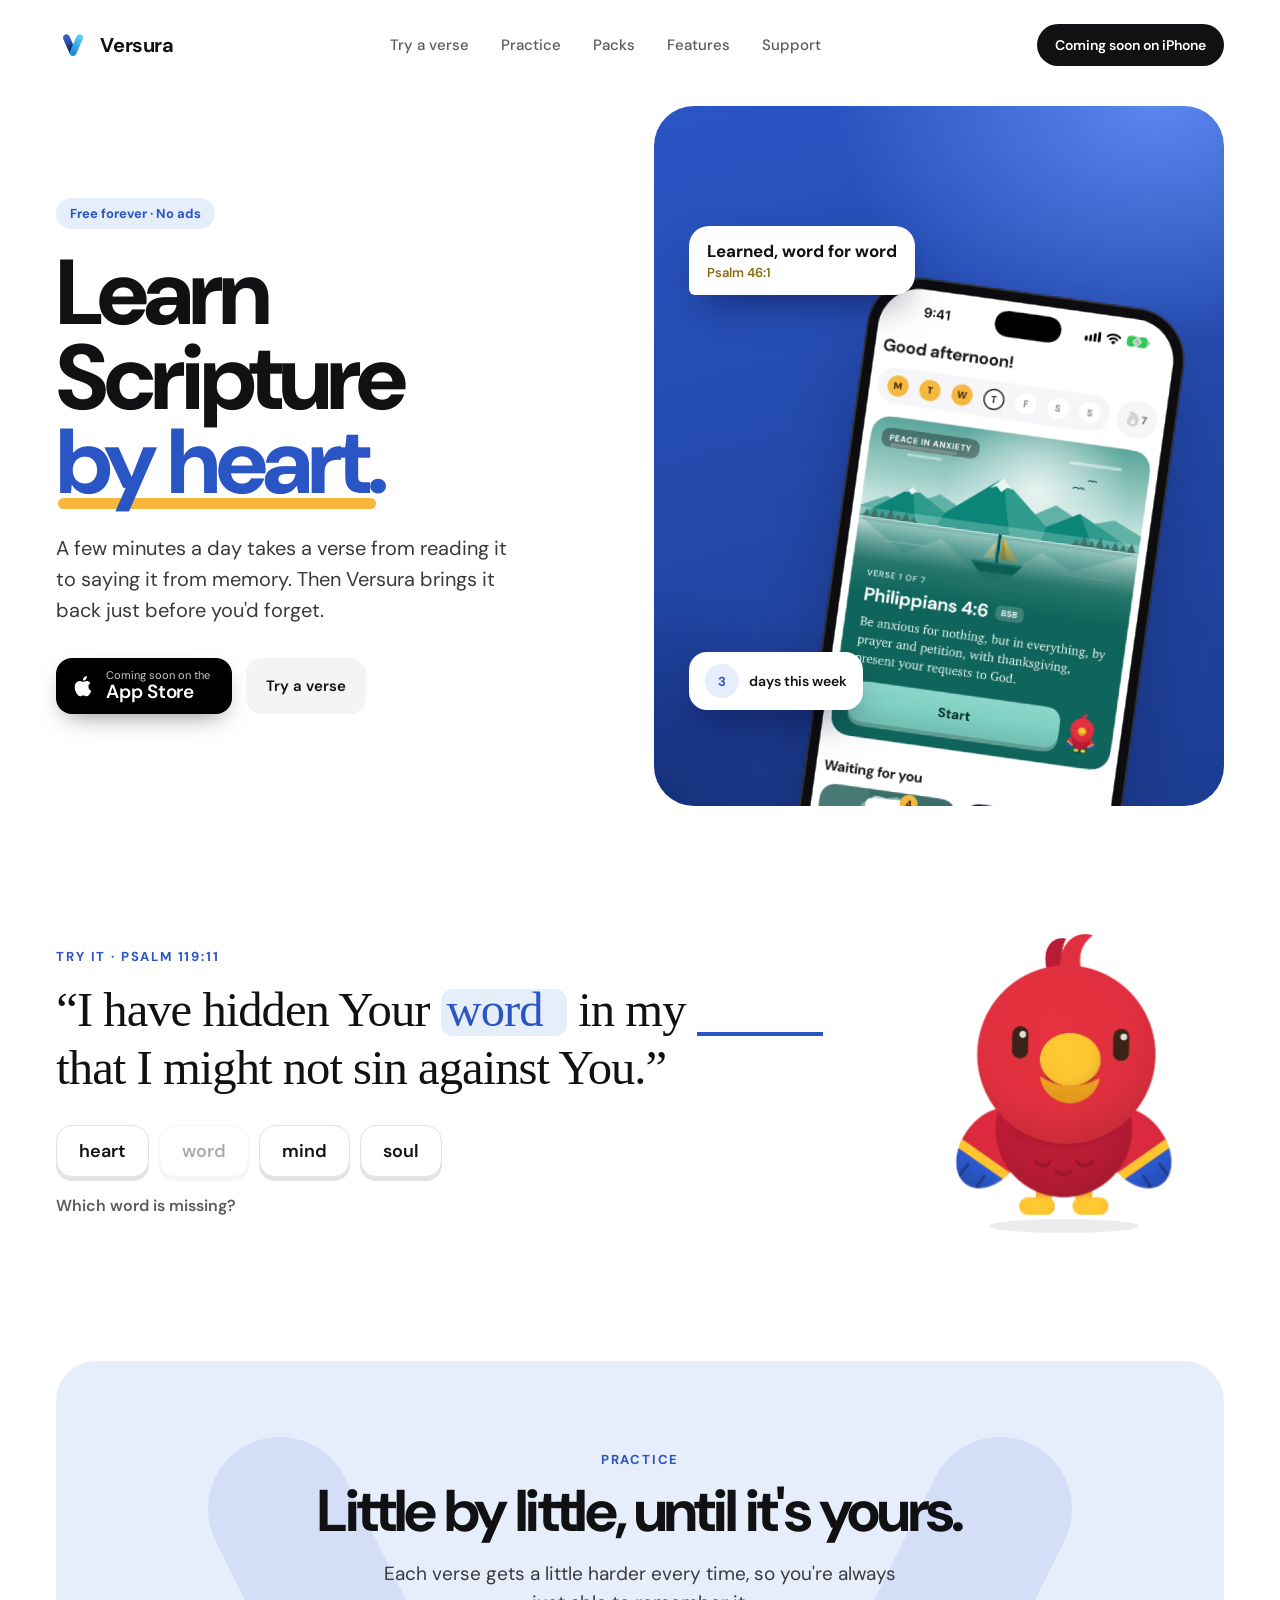
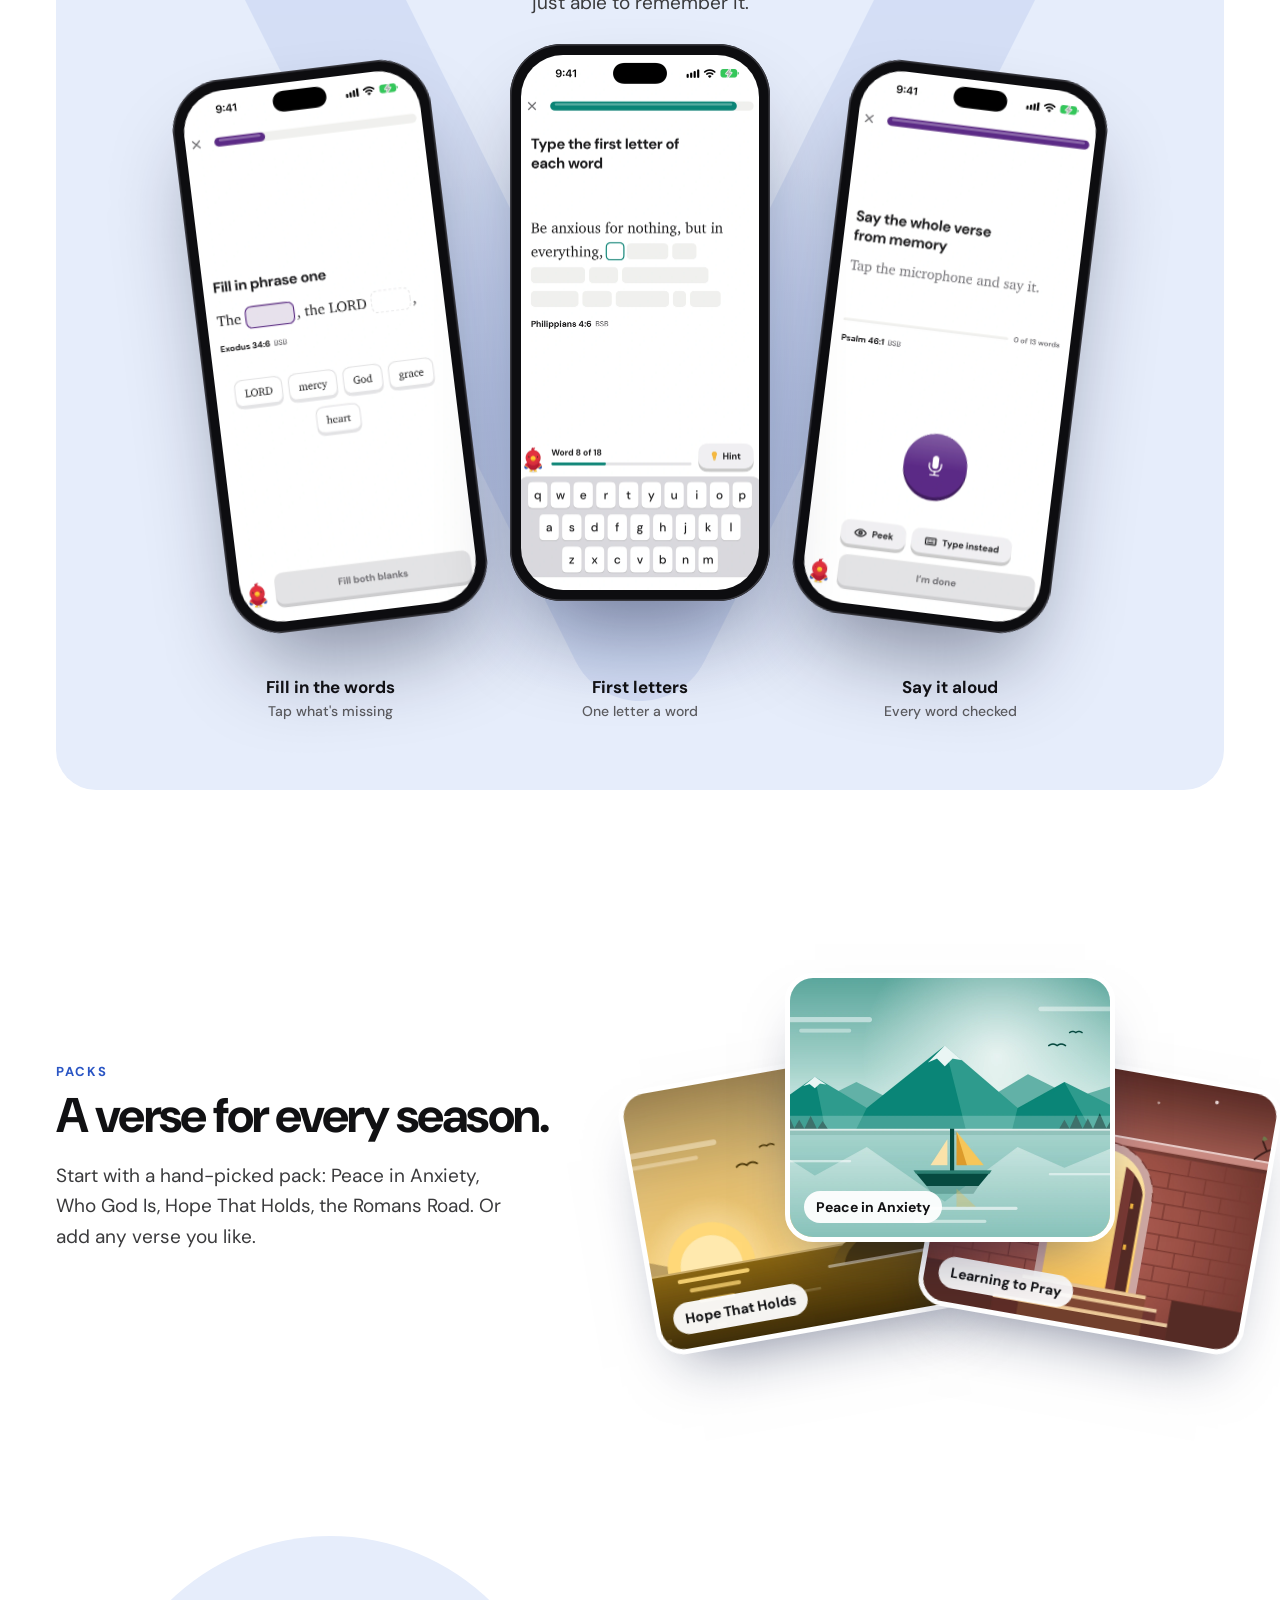
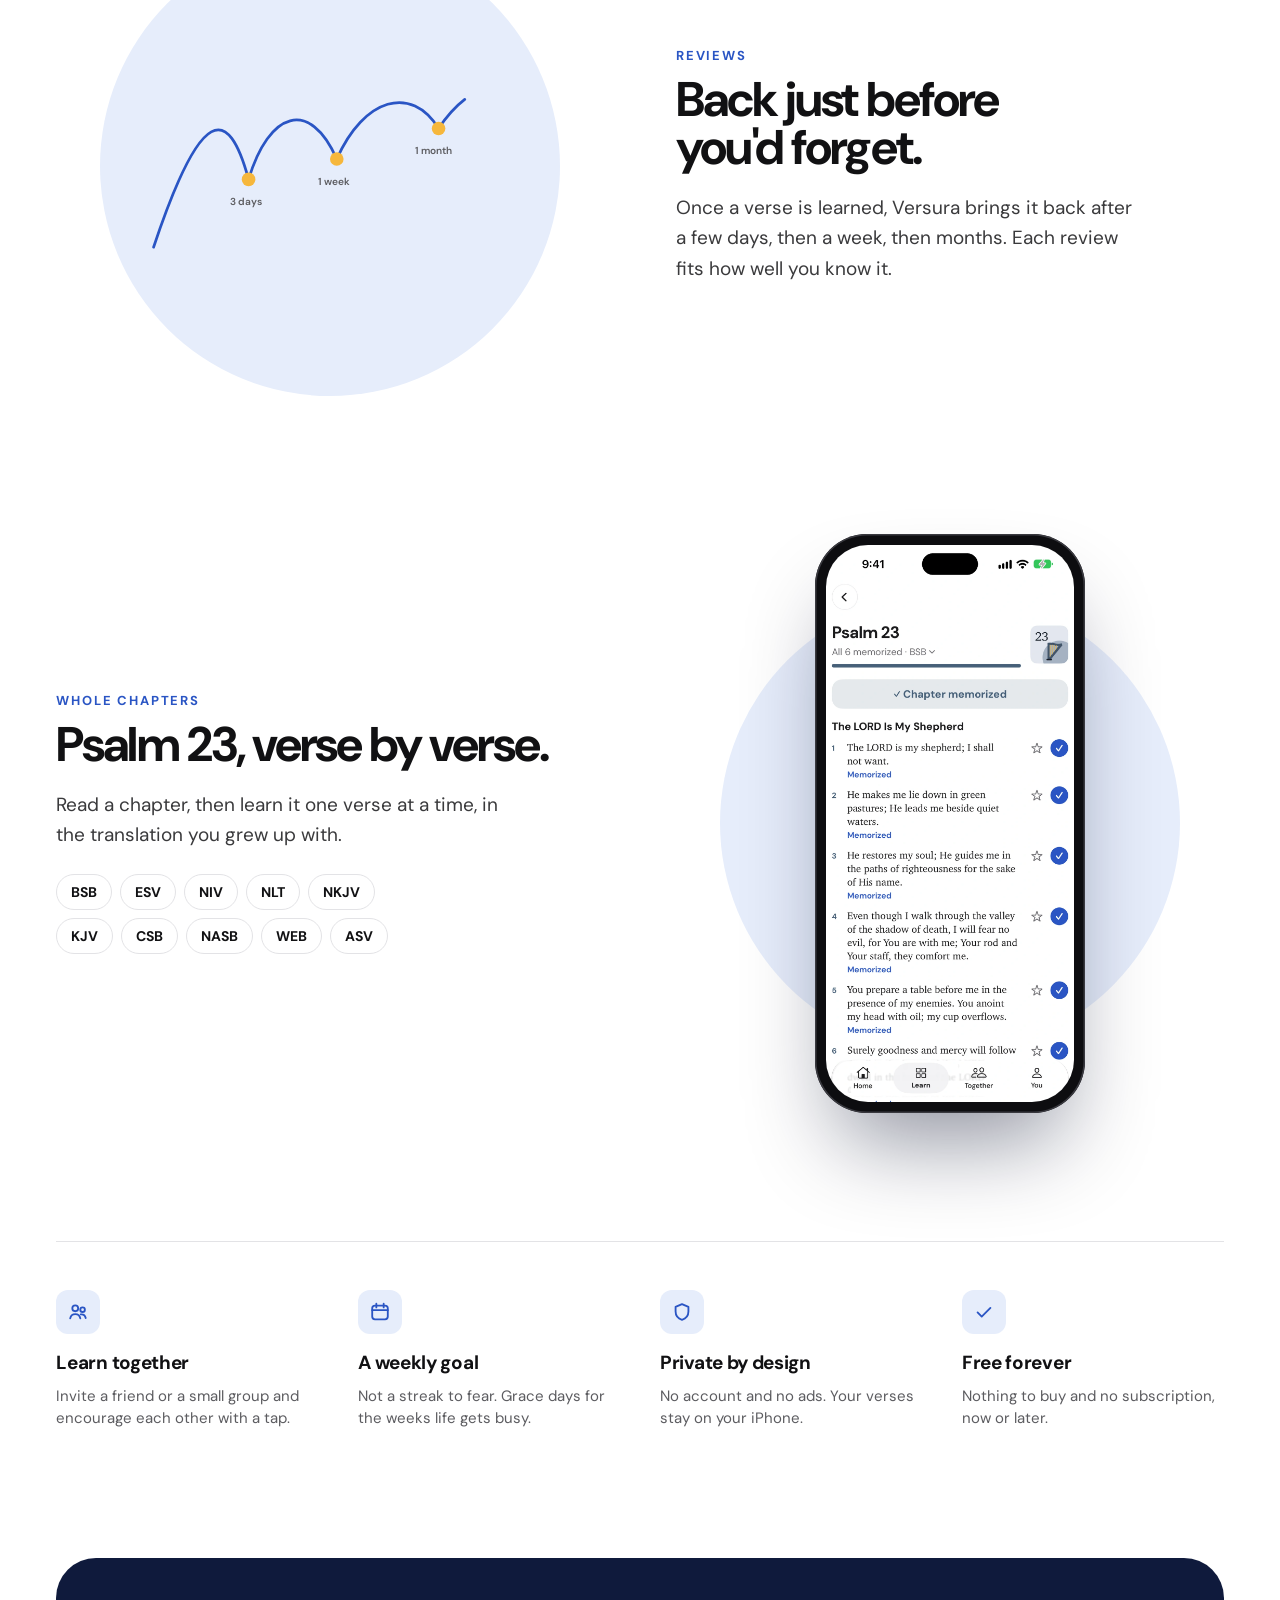
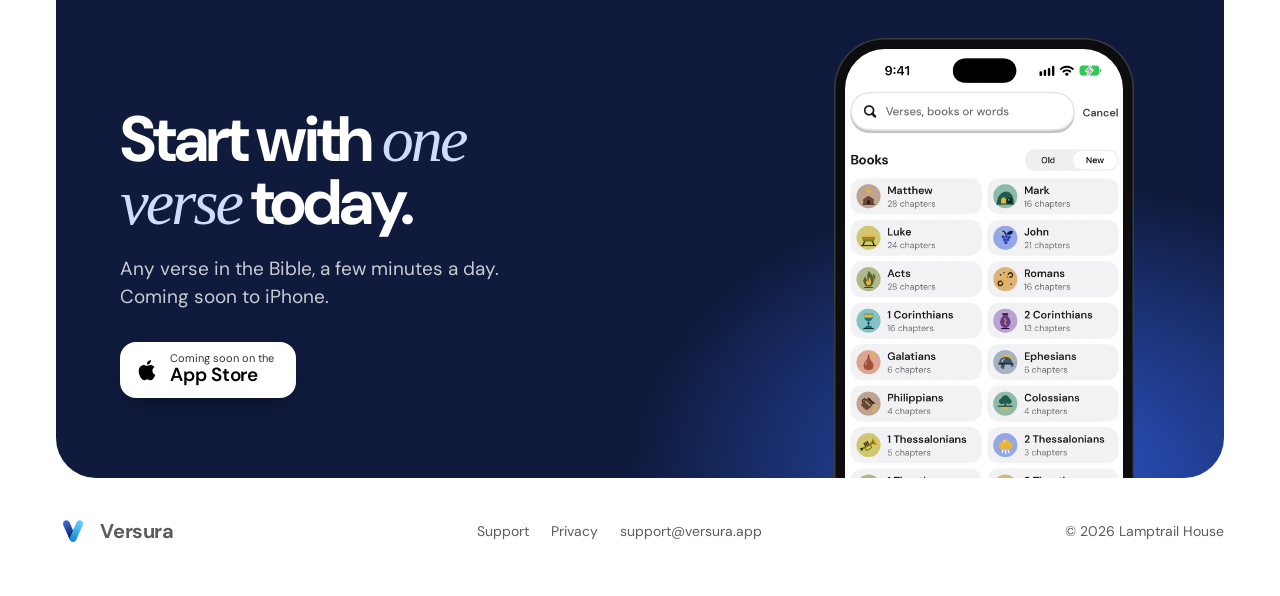
<file: index.html>
<!doctype html>
<html lang="en">
<head>
<meta charset="utf-8">
<meta name="viewport" content="width=device-width, initial-scale=1">
<meta name="color-scheme" content="light only">
<title>Versura · Learn Scripture by heart</title>
<meta name="description" content="Versura helps you learn Bible verses by heart, a few minutes a day, with reviews that come back just before you'd forget. Free forever, with no ads. Coming soon to iPhone.">
<link rel="icon" href="/assets/icon.png?v=2">
<link rel="apple-touch-icon" href="/assets/icon.png?v=2">
<link rel="preload" href="/assets/DMSans.ttf" as="font" type="font/ttf" crossorigin>
<link rel="stylesheet" href="/assets/style.css?v=7">
<meta property="og:type" content="website">
<meta property="og:site_name" content="Versura">
<meta property="og:title" content="Versura · Learn Scripture by heart">
<meta property="og:description" content="Learn Bible verses by heart, a few minutes a day. Free forever, with no ads. Coming soon to iPhone.">
<meta property="og:url" content="https://versura.app/">
<meta property="og:image" content="https://versura.app/assets/og.png">
<meta property="og:image:width" content="1200">
<meta property="og:image:height" content="630">
<meta name="twitter:card" content="summary_large_image">
<script src="/assets/home.js?v=1" defer></script>
</head>
<body>
<div class="vd">
  <nav class="pad" aria-label="Main">
    <a class="brand" href="/"><img src="/assets/icon.png?v=2" alt="">Versura</a>
    <div class="links"><a href="#try">Try a verse</a><a href="#practice">Practice</a><a href="#packs">Packs</a><a href="#features">Features</a><a href="/support/">Support</a></div>
    <span class="pill">Coming soon on iPhone</span>
  </nav>

  <main>
  <section class="hero pad">
    <div>
      <span class="tag in d1">Free forever · No ads</span>
      <h1 class="in d2">Learn Scripture <span class="u">by heart.</span></h1>
      <p class="lead in d3">A few minutes a day takes a verse from reading it to saying it from memory. Then Versura brings it back just before you'd forget.</p>
      <div class="ctas in d4">
        <span class="appstore" role="img" aria-label="Coming soon on the App Store"><svg viewBox="0 0 24 24" aria-hidden="true"><path d="M16.4 12.6c0-2.4 2-3.6 2.1-3.7-1.2-1.7-3-1.9-3.6-2-1.5-.2-3 .9-3.8.9-.8 0-2-.9-3.3-.8-1.7 0-3.3 1-4.2 2.5-1.8 3.1-.5 7.7 1.3 10.2.9 1.2 1.9 2.6 3.2 2.6 1.3-.1 1.8-.8 3.3-.8 1.6 0 2 .8 3.3.8 1.4 0 2.3-1.3 3.1-2.5 1-1.4 1.4-2.8 1.4-2.9 0 0-2.8-1-2.8-4.3zM13.9 5.2c.7-.8 1.2-2 1-3.2-1 .1-2.2.7-2.9 1.5-.6.7-1.2 1.9-1 3.1 1.1.1 2.2-.6 2.9-1.4z"></path></svg><span><small>Coming soon on the</small><b>App Store</b></span></span>
        <a class="ghost" href="#try">Try a verse</a>
      </div>
    </div>
    <div class="stage in d2">
      <div class="slot"><div class="phone lift"><img src="/assets/screens/home.webp" width="1000" height="2146" alt="Versura Home screen with today's verse, Philippians 4:6"></div></div>
      <div class="bubble">Learned, word for word<small>Psalm 46:1</small></div>
      <div class="card2"><b>3</b>days this week</div>
    </div>
  </section>

  <div class="pad">
    <section class="try reveal" id="try">
      <div>
        <div class="label">Try it · Psalm 119:11</div>
        <p class="quote serif"><span class="ln ln1">“I have hidden Your <span class="blank on">word</span> </span><span class="ln ln2">in my <span class="blank" id="heart">heart<svg class="bz" style="--dx: -34px; --dy: -40px" viewBox="0 0 24 24" aria-hidden="true"><path d="M12 0C13 7 17 11 24 12C17 13 13 17 12 24C11 17 7 13 0 12C7 11 11 7 12 0Z"></path></svg><svg class="bz" style="--dx: 38px; --dy: -34px; animation-delay: .08s" viewBox="0 0 24 24" aria-hidden="true"><path d="M12 0C13 7 17 11 24 12C17 13 13 17 12 24C11 17 7 13 0 12C7 11 11 7 12 0Z"></path></svg><svg class="bz" style="--dx: 44px; --dy: 22px; animation-delay: .14s" viewBox="0 0 24 24" aria-hidden="true"><path d="M12 0C13 7 17 11 24 12C17 13 13 17 12 24C11 17 7 13 0 12C7 11 11 7 12 0Z"></path></svg></span> that I </span><span class="ln ln3">might not sin against You.”</span></p>
        <div class="chips" role="group" aria-label="Choose the missing word">
          <button class="chip" type="button" data-word="heart">heart</button>
          <button class="chip used" type="button" disabled>word</button>
          <button class="chip" type="button" data-word="mind">mind</button>
          <button class="chip" type="button" data-word="soul">soul</button>
        </div>
        <div class="msg" aria-live="polite"><span class="text">Which word is missing?</span><button class="again" type="button">Try again</button></div>
      </div>
      <div class="bird">
        <div class="stack">
          <img class="rest" src="/assets/parrot-rest.png?v=2" width="525" height="567" alt="Versura's parrot">
          <img class="wv1" src="/assets/parrot-wave.png?v=2" width="525" height="567" alt="">
          <img class="wv2" src="/assets/parrot-wave2.png?v=2" width="525" height="567" alt="">
          <img class="cheer" src="/assets/parrot-cheer.png" width="525" height="567" alt="">
          <svg class="b" style="--dx: -90px; --dy: -80px" viewBox="0 0 24 24" aria-hidden="true"><path d="M12 0C13 7 17 11 24 12C17 13 13 17 12 24C11 17 7 13 0 12C7 11 11 7 12 0Z"></path></svg>
          <svg class="b" style="--dx: 90px; --dy: -90px; animation-delay: .06s" viewBox="0 0 24 24" aria-hidden="true"><path d="M12 0C13 7 17 11 24 12C17 13 13 17 12 24C11 17 7 13 0 12C7 11 11 7 12 0Z"></path></svg>
          <svg class="b" style="--dx: -120px; --dy: 10px; animation-delay: .12s" viewBox="0 0 24 24" aria-hidden="true"><path d="M12 0C13 7 17 11 24 12C17 13 13 17 12 24C11 17 7 13 0 12C7 11 11 7 12 0Z"></path></svg>
          <svg class="b" style="--dx: 120px; --dy: 0px; animation-delay: .1s" viewBox="0 0 24 24" aria-hidden="true"><path d="M12 0C13 7 17 11 24 12C17 13 13 17 12 24C11 17 7 13 0 12C7 11 11 7 12 0Z"></path></svg>
        </div>
        <div class="ground"></div>
        <span class="say" aria-hidden="true">You got it!</span>
      </div>
    </section>

    <section class="ex" id="practice">
      <svg class="exv" viewBox="0 0 100 100" aria-hidden="true"><path d="M10 12 L50 92 L90 12" stroke="#2A55C4" stroke-width="16" stroke-linecap="round" stroke-linejoin="round" fill="none"></path></svg>
      
      <div class="label">Practice</div>
      <h2>Little by little, until it's yours.</h2>
      <p>Each verse gets a little harder every time, so you're always just able to remember it.</p>
      <div class="fan">
        <div class="phone p1"><img loading="lazy" decoding="async" src="/assets/screens/fill.webp" width="1000" height="2146" alt="Fill in the missing words"></div>
        <div class="phone p2"><img loading="lazy" decoding="async" src="/assets/screens/letters.webp" width="1000" height="2146" alt="Type the first letter of each word"></div>
        <div class="phone p3"><img loading="lazy" decoding="async" src="/assets/screens/recite.webp" width="1000" height="2146" alt="Say the whole verse from memory"></div>
      </div>
      <div class="caps">
        <span>Fill in the words<small>Tap what's missing</small></span>
        <span>First letters<small>One letter a word</small></span>
        <span>Say it aloud<small>Every word checked</small></span>
      </div>
    </section>

    <section class="row packs" id="packs">
      <div class="text reveal">
        <div class="label">Packs</div>
        <h2>A verse for every season.</h2>
        <p>Start with a hand-picked pack: Peace in Anxiety, Who God Is, Hope That Holds, the Romans Road. Or add any verse you like.</p>
      </div>
      <div class="deck">
        <div class="pcard c1"><img loading="lazy" decoding="async" src="/assets/packs/hope.webp" width="1280" height="1040" alt="Hope That Holds: a lighthouse at dusk"><span>Hope That Holds</span></div>
        <div class="pcard c3"><img loading="lazy" decoding="async" src="/assets/packs/prayer.webp" width="1280" height="1040" alt="Learning to Pray: an open door with the lamp lit"><span>Learning to Pray</span></div>
        <div class="pcard c2"><img loading="lazy" decoding="async" src="/assets/packs/peace.webp" width="1280" height="1040" alt="Peace in Anxiety: a still lake with one small boat"><span>Peace in Anxiety</span></div>
      </div>
    </section>

    <div class="rows" id="features">
      <section class="row flip">
        <div class="text reveal">
          <div class="label">Reviews</div>
          <h2>Back just before you'd forget.</h2>
          <p>Once a verse is learned, Versura brings it back after a few days, then a week, then months. Each review fits how well you know it.</p>
        </div>
        <div class="art">
          <svg class="curve" viewBox="0 0 560 300" fill="none" role="img" aria-label="Reviews spread out over time: 3 days, 1 week, 1 month, then months"><path class="line" d="M20 270 C90 60 130 60 160 170 C190 70 250 50 290 140 C330 50 400 30 440 95 C480 35 520 30 545 30" stroke="#2A55C4" stroke-width="4" stroke-linecap="round"></path><circle class="pt p1" cx="160" cy="170" r="10" fill="#F6B73C"></circle><circle class="pt p2" cx="290" cy="140" r="10" fill="#F6B73C"></circle><circle class="pt p3" cx="440" cy="95" r="10" fill="#F6B73C"></circle><text x="132" y="208">3 days</text><text x="262" y="178">1 week</text><text x="406" y="133">1 month</text></svg>
        </div>
      </section>
      <section class="row">
        <div class="text reveal">
          <div class="label">Whole chapters</div>
          <h2>Psalm 23, verse by verse.</h2>
          <p>Read a chapter, then learn it one verse at a time, in the translation you grew up with.</p>
          <div class="tr"><span>BSB</span><span>ESV</span><span>NIV</span><span>NLT</span><span>NKJV</span><span>KJV</span><span>CSB</span><span>NASB</span><span>WEB</span><span>ASV</span></div>
        </div>
        <div class="art"><div class="phone"><img loading="lazy" decoding="async" src="/assets/screens/chapter.webp" width="1000" height="2146" alt="Psalm 23 chapter page"></div></div>
      </section>
    </div>

    <ul class="list">
      <li><span class="ic"><svg viewBox="0 0 24 24" aria-hidden="true"><circle cx="9" cy="8" r="3.2"></circle><circle cx="17" cy="9.5" r="2.5"></circle><path d="M3.5 19c.6-3 2.8-4.6 5.5-4.6s4.9 1.6 5.5 4.6M15 14.6c2.6-.3 4.8 1.1 5.4 4"></path></svg></span><h3>Learn together</h3><p>Invite a friend or a small group and encourage each other with a tap.</p></li>
      <li><span class="ic"><svg viewBox="0 0 24 24" aria-hidden="true"><rect x="3.5" y="5" width="17" height="15" rx="3"></rect><path d="M3.5 10h17M8 3v4M16 3v4"></path></svg></span><h3>A weekly goal</h3><p>Not a streak to fear. Grace days for the weeks life gets busy.</p></li>
      <li><span class="ic"><svg viewBox="0 0 24 24" aria-hidden="true"><path d="M12 3.5l7 3v5c0 4.4-3 7.8-7 9-4-1.2-7-4.6-7-9v-5l7-3z"></path></svg></span><h3>Private by design</h3><p>No account and no ads. Your verses stay on your iPhone.</p></li>
      <li><span class="ic"><svg viewBox="0 0 24 24" aria-hidden="true"><path d="M5 12.5l4.5 4.5L19 7.5"></path></svg></span><h3>Free forever</h3><p>Nothing to buy and no subscription, now or later.</p></li>
    </ul>

    <section class="close">
      <div class="copy reveal">
        <h2>Start with <em>one verse</em> today.</h2>
        <p>Any verse in the Bible, a few minutes a day. Coming soon to iPhone.</p>
        <span class="appstore" role="img" aria-label="Coming soon on the App Store"><svg viewBox="0 0 24 24" aria-hidden="true"><path d="M16.4 12.6c0-2.4 2-3.6 2.1-3.7-1.2-1.7-3-1.9-3.6-2-1.5-.2-3 .9-3.8.9-.8 0-2-.9-3.3-.8-1.7 0-3.3 1-4.2 2.5-1.8 3.1-.5 7.7 1.3 10.2.9 1.2 1.9 2.6 3.2 2.6 1.3-.1 1.8-.8 3.3-.8 1.6 0 2 .8 3.3.8 1.4 0 2.3-1.3 3.1-2.5 1-1.4 1.4-2.8 1.4-2.9 0 0-2.8-1-2.8-4.3zM13.9 5.2c.7-.8 1.2-2 1-3.2-1 .1-2.2.7-2.9 1.5-.6.7-1.2 1.9-1 3.1 1.1.1 2.2-.6 2.9-1.4z"></path></svg><span><small>Coming soon on the</small><b>App Store</b></span></span>
      </div>
      <div class="shot"><div class="phone"><img loading="lazy" decoding="async" src="/assets/screens/books.webp" width="1000" height="2146" alt="Search for any verse, with the books of the New Testament"></div></div>
    </section>
  </div>
  </main>

  <footer class="pad">
    <a class="brand" href="/"><img src="/assets/icon.png?v=2" alt="">Versura</a>
    <div class="fl"><a href="/support/">Support</a><a href="/privacy/">Privacy</a><a href="mailto:support@versura.app">support@versura.app</a></div>
    <span>© 2026 <a href="https://lamptrailhouse.com">Lamptrail House</a></span>
  </footer>
</div>
</body>
</html>
</file>
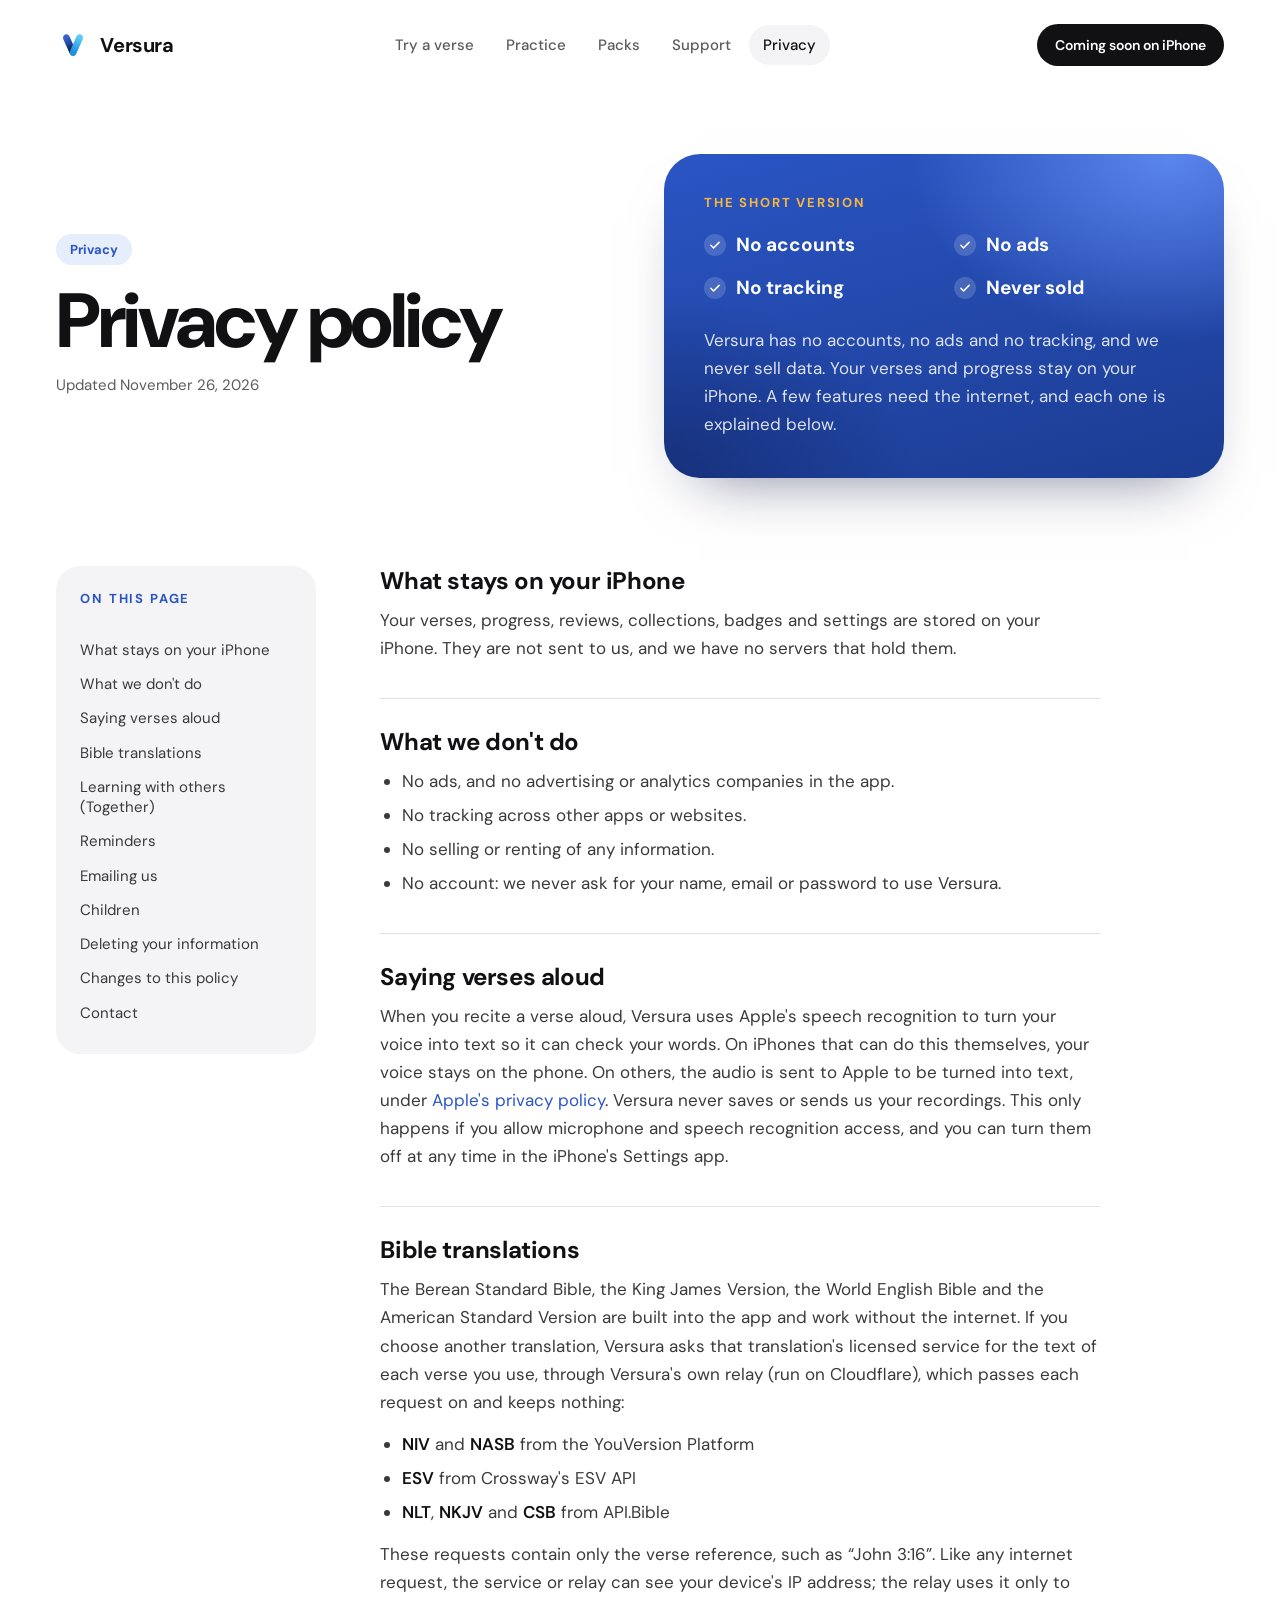
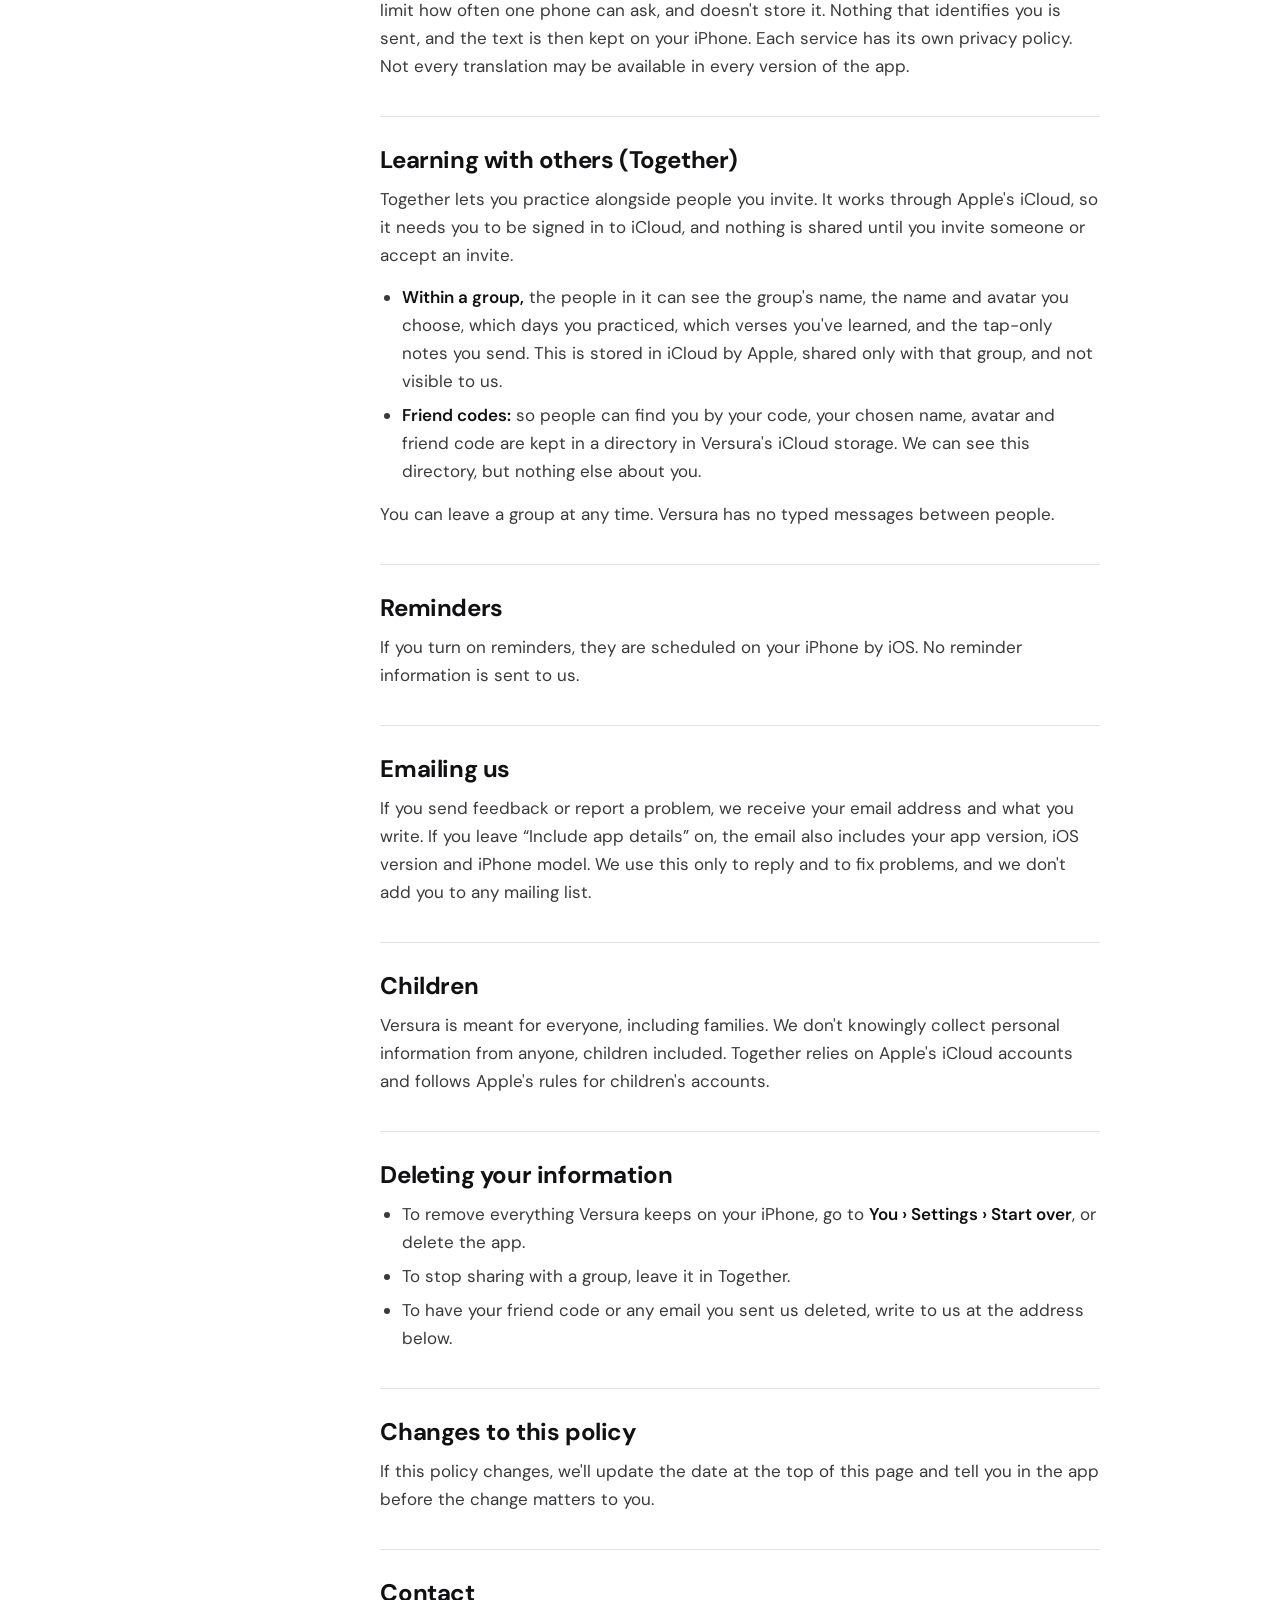
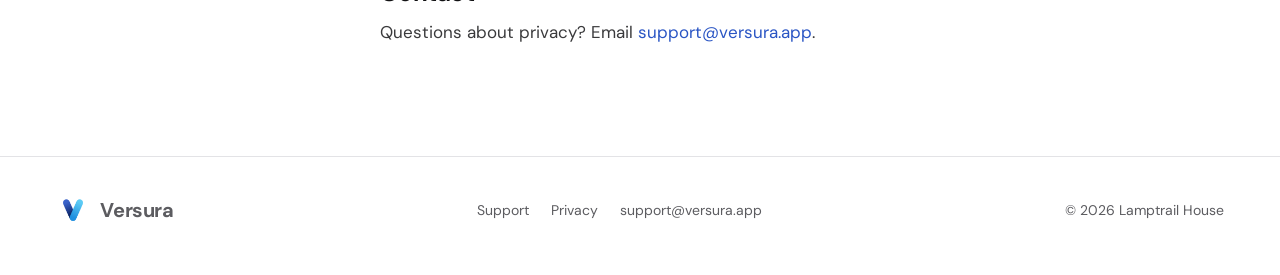
<file: privacy/index.html>
<!doctype html>
<html lang="en">
<head>
<meta charset="utf-8">
<meta name="viewport" content="width=device-width, initial-scale=1">
<meta name="color-scheme" content="light only">
<title>Privacy policy · Versura</title>
<meta name="description" content="How Versura handles your information.">
<link rel="icon" href="/assets/icon.png?v=2">
<link rel="apple-touch-icon" href="/assets/icon.png?v=2">
<link rel="stylesheet" href="/assets/style.css?v=7">
</head>
<body>
<div class="vd">
  <nav class="pad" aria-label="Main">
    <a class="brand" href="/"><img src="/assets/icon.png?v=2" alt="">Versura</a>
    <div class="links"><a href="/#try">Try a verse</a><a href="/#practice">Practice</a><a href="/#packs">Packs</a><a href="/support/">Support</a><a href="/privacy/" aria-current="page">Privacy</a></div>
    <span class="pill">Coming soon on iPhone</span>
  </nav>
  <main class="doc doc-privacy pad">
    <header class="doc-head">
      <div>
        <span class="tag">Privacy</span>
        <h1>Privacy policy</h1>
        <p class="updated">Updated November 26, 2026</p>
      </div>
      <div class="summary">
        <span class="k">The short version</span>
        <ul class="points">
          <li><svg viewBox="0 0 24 24" aria-hidden="true"><path d="M5 12.5l4.5 4.5L19 7.5"></path></svg>No accounts</li><li><svg viewBox="0 0 24 24" aria-hidden="true"><path d="M5 12.5l4.5 4.5L19 7.5"></path></svg>No ads</li><li><svg viewBox="0 0 24 24" aria-hidden="true"><path d="M5 12.5l4.5 4.5L19 7.5"></path></svg>No tracking</li><li><svg viewBox="0 0 24 24" aria-hidden="true"><path d="M5 12.5l4.5 4.5L19 7.5"></path></svg>Never sold</li>
        </ul>
        <p>Versura has no accounts, no ads and no tracking, and we never sell data. Your verses and progress stay on your iPhone. A few features need the internet, and each one is explained below.</p>
      </div>
    </header>

    <div class="doc-body">
      <nav class="toc" aria-label="On this page">
        <span class="k">On this page</span>
        <ol>
          <li><a href="#what-stays-on-your-iphone">What stays on your iPhone</a></li>
          <li><a href="#what-we-dont-do">What we don't do</a></li>
          <li><a href="#saying-verses-aloud">Saying verses aloud</a></li>
          <li><a href="#bible-translations">Bible translations</a></li>
          <li><a href="#learning-with-others-together">Learning with others (Together)</a></li>
          <li><a href="#reminders">Reminders</a></li>
          <li><a href="#emailing-us">Emailing us</a></li>
          <li><a href="#children">Children</a></li>
          <li><a href="#deleting-your-information">Deleting your information</a></li>
          <li><a href="#changes-to-this-policy">Changes to this policy</a></li>
          <li><a href="#contact">Contact</a></li>
        </ol>
      </nav>
      <div class="doc-text">
        <h2 id="what-stays-on-your-iphone">What stays on your iPhone</h2>
    <p>Your verses, progress, reviews, collections, badges and settings are stored on your iPhone. They are not sent to us, and we have no servers that hold them.</p>

    <h2 id="what-we-dont-do">What we don't do</h2>
    <ul>
      <li>No ads, and no advertising or analytics companies in the app.</li>
      <li>No tracking across other apps or websites.</li>
      <li>No selling or renting of any information.</li>
      <li>No account: we never ask for your name, email or password to use Versura.</li>
    </ul>

    <h2 id="saying-verses-aloud">Saying verses aloud</h2>
    <p>When you recite a verse aloud, Versura uses Apple's speech recognition to turn your voice into text so it can check your words. On iPhones that can do this themselves, your voice stays on the phone. On others, the audio is sent to Apple to be turned into text, under <a href="https://www.apple.com/legal/privacy/">Apple's privacy policy</a>. Versura never saves or sends us your recordings. This only happens if you allow microphone and speech recognition access, and you can turn them off at any time in the iPhone's Settings app.</p>

    <h2 id="bible-translations">Bible translations</h2>
    <p>The Berean Standard Bible, the King James Version, the World English Bible and the American Standard Version are built into the app and work without the internet. If you choose another translation, Versura asks that translation's licensed service for the text of each verse you use, through Versura's own relay (run on Cloudflare), which passes each request on and keeps nothing:</p>
    <ul>
      <li><strong>NIV</strong> and <strong>NASB</strong> from the YouVersion Platform</li>
      <li><strong>ESV</strong> from Crossway's ESV API</li>
      <li><strong>NLT</strong>, <strong>NKJV</strong> and <strong>CSB</strong> from API.Bible</li>
    </ul>
    <p>These requests contain only the verse reference, such as “John 3:16”. Like any internet request, the service or relay can see your device's IP address; the relay uses it only to limit how often one phone can ask, and doesn't store it. Nothing that identifies you is sent, and the text is then kept on your iPhone. Each service has its own privacy policy. Not every translation may be available in every version of the app.</p>

    <h2 id="learning-with-others-together">Learning with others (Together)</h2>
    <p>Together lets you practice alongside people you invite. It works through Apple's iCloud, so it needs you to be signed in to iCloud, and nothing is shared until you invite someone or accept an invite.</p>
    <ul>
      <li><strong>Within a group,</strong> the people in it can see the group's name, the name and avatar you choose, which days you practiced, which verses you've learned, and the tap-only notes you send. This is stored in iCloud by Apple, shared only with that group, and not visible to us.</li>
      <li><strong>Friend codes:</strong> so people can find you by your code, your chosen name, avatar and friend code are kept in a directory in Versura's iCloud storage. We can see this directory, but nothing else about you.</li>
    </ul>
    <p>You can leave a group at any time. Versura has no typed messages between people.</p>

    <h2 id="reminders">Reminders</h2>
    <p>If you turn on reminders, they are scheduled on your iPhone by iOS. No reminder information is sent to us.</p>

    <h2 id="emailing-us">Emailing us</h2>
    <p>If you send feedback or report a problem, we receive your email address and what you write. If you leave “Include app details” on, the email also includes your app version, iOS version and iPhone model. We use this only to reply and to fix problems, and we don't add you to any mailing list.</p>

    <h2 id="children">Children</h2>
    <p>Versura is meant for everyone, including families. We don't knowingly collect personal information from anyone, children included. Together relies on Apple's iCloud accounts and follows Apple's rules for children's accounts.</p>

    <h2 id="deleting-your-information">Deleting your information</h2>
    <ul>
      <li>To remove everything Versura keeps on your iPhone, go to <strong>You › Settings › Start over</strong>, or delete the app.</li>
      <li>To stop sharing with a group, leave it in Together.</li>
      <li>To have your friend code or any email you sent us deleted, write to us at the address below.</li>
    </ul>

    <h2 id="changes-to-this-policy">Changes to this policy</h2>
    <p>If this policy changes, we'll update the date at the top of this page and tell you in the app before the change matters to you.</p>

    <h2 id="contact">Contact</h2>
    <p>Questions about privacy? Email <a href="mailto:support@versura.app">support@versura.app</a>.</p>
      </div>
    </div>
  </main>
  <footer class="pad line">
    <a class="brand" href="/"><img src="/assets/icon.png?v=2" alt="">Versura</a>
    <div class="fl"><a href="/support/">Support</a><a href="/privacy/">Privacy</a><a href="mailto:support@versura.app">support@versura.app</a></div>
    <span>© 2026 <a href="https://lamptrailhouse.com">Lamptrail House</a></span>
  </footer>
</div>
</body>
</html>
</file>
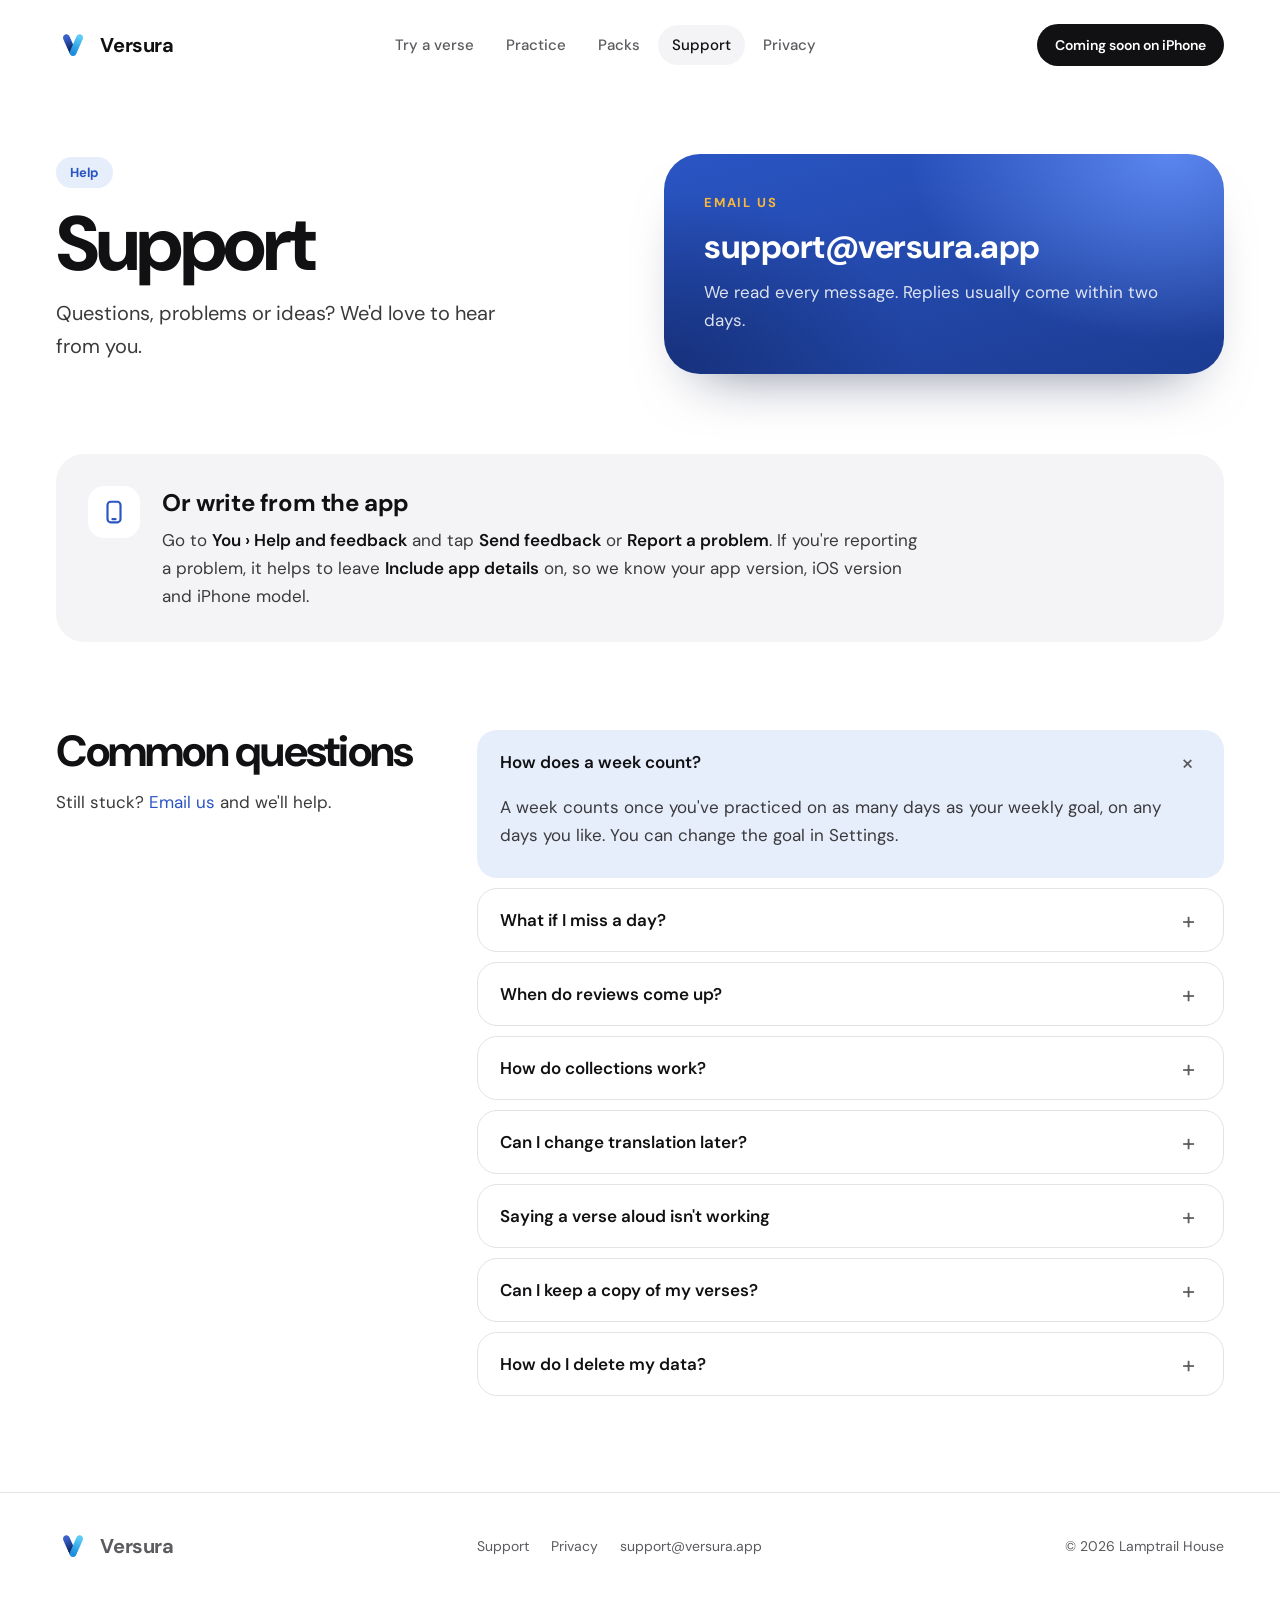
<file: support/index.html>
<!doctype html>
<html lang="en">
<head>
<meta charset="utf-8">
<meta name="viewport" content="width=device-width, initial-scale=1">
<meta name="color-scheme" content="light only">
<title>Support · Versura</title>
<meta name="description" content="Get help with Versura, the Scripture memory app.">
<link rel="icon" href="/assets/icon.png?v=2">
<link rel="apple-touch-icon" href="/assets/icon.png?v=2">
<link rel="stylesheet" href="/assets/style.css?v=7">
</head>
<body>
<div class="vd">
  <nav class="pad" aria-label="Main">
    <a class="brand" href="/"><img src="/assets/icon.png?v=2" alt="">Versura</a>
    <div class="links"><a href="/#try">Try a verse</a><a href="/#practice">Practice</a><a href="/#packs">Packs</a><a href="/support/" aria-current="page">Support</a><a href="/privacy/">Privacy</a></div>
    <span class="pill">Coming soon on iPhone</span>
  </nav>
  <main class="doc doc-support pad">
    <header class="doc-head">
      <div>
        <span class="tag">Help</span>
        <h1>Support</h1>
        <p class="lead">Questions, problems or ideas? We'd love to hear from you.</p>
      </div>
      <div class="contact">
        <span class="k">Email us</span>
        <a class="email" href="mailto:support@versura.app">support@versura.app</a>
        <p>We read every message. Replies usually come within two days.</p>
      </div>
    </header>

    <section class="inapp">
      <span class="ic" aria-hidden="true"><svg viewBox="0 0 24 24"><rect x="6" y="2.5" width="12" height="19" rx="3"></rect><path d="M10.5 18.5h3"></path></svg></span>
      <div>
        <h2>Or write from the app</h2>
        <p>Go to <strong>You › Help and feedback</strong> and tap <strong>Send feedback</strong> or <strong>Report a problem</strong>. If you're reporting a problem, it helps to leave <strong>Include app details</strong> on, so we know your app version, iOS version and iPhone model.</p>
      </div>
    </section>

    <section class="faq-wrap">
      <div class="faq-side">
        <h2>Common questions</h2>
        <p>Still stuck? <a href="mailto:support@versura.app">Email us</a> and we'll help.</p>
      </div>
      <div class="faq">
      <details open>
        <summary>How does a week count?</summary>
        <p>A week counts once you've practiced on as many days as your weekly goal, on any days you like. You can change the goal in Settings.</p>
      </details>
      <details>
        <summary>What if I miss a day?</summary>
        <p>Nothing is lost. Reviews you missed wait for you, and Home spreads them over the next few days so you're never buried.</p>
      </details>
      <details>
        <summary>When do reviews come up?</summary>
        <p>The day you learn a verse, then after a few days, a week, and a few weeks. Each review you get right pushes the next one further out.</p>
      </details>
      <details>
        <summary>How do collections work?</summary>
        <p>A collection keeps verses together for a season, a person or a need. Turn on “In my daily verses” and its new verses join Home one at a time. Deleting a collection never deletes your verses.</p>
      </details>
      <details>
        <summary>Can I change translation later?</summary>
        <p>Yes, in You › Settings › Translation. New verses use the new translation, and verses you've memorized stay in the one you learned them in.</p>
      </details>
      <details>
        <summary>Saying a verse aloud isn't working</summary>
        <p>Versura needs permission to use the microphone and speech recognition. Open the iPhone's Settings app, find Versura, and turn on Microphone and Speech Recognition. If the microphone isn't available, Versura lets you type the verse instead.</p>
      </details>
      <details>
        <summary>Can I keep a copy of my verses?</summary>
        <p>Yes. Go to You › Settings › Export my verses to save them as a PDF or as text.</p>
      </details>
      <details>
        <summary>How do I delete my data?</summary>
        <p>Go to You › Settings › Start over, or delete the app. Everything Versura keeps on your iPhone is removed. See the <a href="/privacy/">privacy policy</a> for more.</p>
      </details>
    </div>
    </section>
  </main>
  <footer class="pad line">
    <a class="brand" href="/"><img src="/assets/icon.png?v=2" alt="">Versura</a>
    <div class="fl"><a href="/support/">Support</a><a href="/privacy/">Privacy</a><a href="mailto:support@versura.app">support@versura.app</a></div>
    <span>© 2026 <a href="https://lamptrailhouse.com">Lamptrail House</a></span>
  </footer>
</div>
</body>
</html>
</file>
<file: assets/style.css>
/* Versura site. Colours follow app/Versura/Theme.swift: greys, black, parrot blue and gold. Always light. */
@font-face { font-family: "DM Sans"; src: url("/assets/DMSans.ttf") format("truetype"); font-weight: 100 1000; font-display: swap; }
body { margin: 0; background: #fff; }
a { color: inherit; text-decoration: none; } a:hover { color: #2A55C4; }
.vd { --blue: #2A55C4; --deep: #1C3C92; --navy: #0F1A3C; --wash: #E6EDFB; --gold: #F6B73C; --ink: #111113; --ink2: #3a3a3c; --muted: #5c5c60; --line: #e3e3e6; --card: #f4f4f6;
  --ease: cubic-bezier(.16, 1, .3, 1); --spring: cubic-bezier(.34, 1.56, .64, 1);
  --sec: 128px;   /* one gap between every section, so the page keeps an even rhythm */
  font-family: "DM Sans", -apple-system, sans-serif; color: var(--ink); -webkit-font-smoothing: antialiased; max-width: 1440px; margin: 0 auto; overflow: hidden; }
.vd * { box-sizing: border-box; }
.vd .serif { font-family: Charter, "Bitstream Charter", "Iowan Old Style", Georgia, serif; }
.vd :focus-visible { outline: 3px solid #93B4F8; outline-offset: 3px; border-radius: 12px; }
.vd .pad { padding-left: clamp(20px, 4.4vw, 64px); padding-right: clamp(20px, 4.4vw, 64px); }

/* Motion: everything plays once, either on load or tied to scrolling. Nothing loops on its own. */
@keyframes vd-rise { from { opacity: 0; transform: translateY(24px); } to { opacity: 1; transform: none; } }
@keyframes vd-fromRight { from { opacity: 0; transform: translateX(60px) rotate(8deg); } to { opacity: 1; transform: rotate(4deg); } }
@keyframes vd-lift { from { transform: rotate(4deg) translateY(0); } to { transform: rotate(-2deg) translateY(-150px); } }
@keyframes vd-slideL { from { opacity: 0; transform: translateX(-56px); } to { opacity: 1; transform: none; } }
@keyframes vd-slideR { from { opacity: 0; transform: translateX(56px); } to { opacity: 1; transform: none; } }
@keyframes vd-disc { from { transform: scale(.4); opacity: 0; } to { transform: scale(1); opacity: 1; } }
@keyframes vd-up { from { opacity: 0; transform: translateY(140px); } to { opacity: 1; transform: none; } }
@keyframes vd-grow { from { transform: scaleX(0); } to { transform: scaleX(1); } }
@keyframes vd-pop { 0% { transform: scale(.6); } 60% { transform: scale(1.1); } 100% { transform: scale(1); } }
@keyframes vd-shakeA { 20%, 60% { transform: translateX(-7px); } 40%, 80% { transform: translateX(7px); } }
@keyframes vd-shakeB { 20%, 60% { transform: translateX(-7px); } 40%, 80% { transform: translateX(7px); } }
@keyframes vd-draw { from { stroke-dashoffset: 760; } to { stroke-dashoffset: 0; } }
@keyframes vd-dot { from { opacity: 0; transform: scale(0); } to { opacity: 1; transform: scale(1); } }
@keyframes vd-deckL { from { transform: translate(0, 0) rotate(0deg); } to { transform: translate(-150px, 40px) rotate(-10deg); } }
@keyframes vd-deckR { from { transform: translate(0, 0) rotate(0deg); } to { transform: translate(150px, 40px) rotate(10deg); } }
@keyframes vd-deckC { from { transform: translateY(30px) scale(.94); } to { transform: translateY(-50px); } }
@keyframes vd-line { from { opacity: 0; filter: blur(8px); } to { opacity: 1; filter: none; } }
@keyframes vd-word { from { color: #cfd0d6; } to { color: var(--ink); } }
@keyframes vd-fanL { from { transform: translateX(0) rotate(0deg) scale(.9); } to { transform: translateX(-310px) rotate(-7deg); } }
@keyframes vd-fanR { from { transform: translateX(0) rotate(0deg) scale(.9); } to { transform: translateX(310px) rotate(7deg); } }
@keyframes vd-fanC { from { transform: translateY(40px) scale(.94); } to { transform: translateY(-24px); } }
@keyframes vd-cap { from { opacity: 0; transform: translateY(14px); } to { opacity: 1; transform: none; } }
/* The wave: resting, wing up, wave, wave, then the wing goes back down and it stays resting. */
@keyframes vd-restF { 0% { opacity: 1; } 6% { opacity: 0; } 86%, 100% { opacity: 1; } }
@keyframes vd-wv1F { 0% { opacity: 0; } 6% { opacity: 1; } 24% { opacity: 0; } 40% { opacity: 1; } 58% { opacity: 0; } 74% { opacity: 1; } 86%, 100% { opacity: 0; } }
@keyframes vd-wv2F { 0% { opacity: 0; } 24% { opacity: 1; } 40% { opacity: 0; } 58% { opacity: 1; } 74%, 100% { opacity: 0; } }
@keyframes vd-hello { 0% { transform: none; } 35% { transform: translateY(-14px) scale(1.02, .98); } 65% { transform: scale(1.04, .96); } 100% { transform: none; } }
@keyframes vd-wordB { from { color: #cfd0d6; } to { color: var(--blue); } }
@keyframes vd-hop { 0% { transform: none; } 30% { transform: translateY(-46px) scale(1.04, .96); } 55% { transform: translateY(0) scale(1.07, .93); } 75% { transform: translateY(-12px); } 100% { transform: none; } }
@keyframes vd-burst { 0% { opacity: 0; transform: translate(0, 0) scale(.2); } 30% { opacity: 1; } 100% { opacity: 0; transform: translate(var(--dx), var(--dy)) scale(1) rotate(60deg); } }

.vd .in { animation: vd-rise .9s var(--ease) both; }
.vd .d1 { animation-delay: .05s; } .vd .d2 { animation-delay: .15s; } .vd .d3 { animation-delay: .28s; } .vd .d4 { animation-delay: .4s; } .vd .d5 { animation-delay: .55s; }
@supports (animation-timeline: view()) {
  .vd .reveal { animation: vd-rise linear both; animation-timeline: view(); animation-range: entry 0% cover 30%; }
  .vd .stage .lift { animation: vd-lift linear both; animation-timeline: view(); animation-range: exit -20% exit 80%; }
  .vd .stmt { view-timeline-name: --stmt; }
  .vd .stmt .w { animation: vd-word linear both; animation-timeline: --stmt; }
  .vd .stmt .w.hl { animation-name: vd-wordB; }
  .vd .ex { view-timeline-name: --ex; }
  .vd .fan .p1 { animation: vd-fanL linear both; animation-timeline: --ex; animation-range: entry 30% cover 50%; }
  .vd .fan .p3 { animation: vd-fanR linear both; animation-timeline: --ex; animation-range: entry 30% cover 50%; }
  .vd .fan .p2 { animation: vd-fanC linear both; animation-timeline: --ex; animation-range: entry 30% cover 50%; }
  .vd .caps span { animation: vd-cap linear both; animation-timeline: --ex; animation-range: cover 40% cover 52%; }
  .vd .row .art .phone { animation: vd-slideR linear both; animation-timeline: view(); animation-range: entry 5% cover 35%; }
  .vd .row.flip .art .curve { animation: vd-slideL linear both; animation-timeline: view(); animation-range: entry 5% cover 35%; }
  .vd .row .art::before { animation: vd-disc linear both; animation-timeline: view(); animation-range: entry 0% cover 30%; }
  .vd .curve path.line { stroke-dasharray: 760; animation: vd-draw linear both; animation-timeline: view(); animation-range: entry 0% cover 30%; }
  .vd .curve .pt { transform-box: fill-box; transform-origin: center; animation: vd-dot linear both; animation-timeline: view(); }
  .vd .curve .p1 { animation-range: cover 14% cover 19%; } .vd .curve .p2 { animation-range: cover 20% cover 25%; } .vd .curve .p3 { animation-range: cover 26% cover 31%; }
  .vd .deck { view-timeline-name: --deck; }
  .vd .pcard.c1 { animation: vd-deckL linear both; animation-timeline: --deck; animation-range: entry 20% cover 45%; }
  .vd .pcard.c3 { animation: vd-deckR linear both; animation-timeline: --deck; animation-range: entry 20% cover 45%; }
  .vd .pcard.c2 { animation: vd-deckC linear both; animation-timeline: --deck; animation-range: entry 20% cover 45%; }
  .vd .quote .ln { animation: vd-line linear both; animation-timeline: view(); }
  .vd .quote .ln1 { animation-range: entry 10% cover 30%; } .vd .quote .ln2 { animation-range: entry 20% cover 38%; } .vd .quote .ln3 { animation-range: entry 30% cover 46%; }
  .vd .close .shot { animation: vd-up linear both; animation-timeline: view(); animation-range: entry 0% cover 40%; }
  .vd .list li { animation: vd-rise linear both; animation-timeline: view(); animation-range: entry 0% cover 25%; }
}

/* nav */
.vd nav { display: flex; flex-wrap: wrap; gap: 16px; justify-content: space-between; align-items: center; padding-top: 24px; padding-bottom: 24px; }
.vd .brand { display: flex; align-items: center; gap: 10px; font-weight: 700; font-size: 20px; letter-spacing: -.4px; }
.vd .brand img { width: 34px; height: 34px; border-radius: 9px; }
.vd .links { display: flex; flex-wrap: wrap; gap: 4px; font-size: 15px; color: var(--muted); font-weight: 500; }
.vd .links a { padding: 10px 14px; border-radius: 999px; transition: background .2s, color .2s; }
.vd .links a:hover { background: var(--card); color: var(--ink); }
.vd .pill { padding: 12px 18px; border-radius: 999px; background: var(--ink); color: #fff; font-size: 14px; font-weight: 600; transition: transform .2s var(--ease), background .2s; }
.vd .pill:hover { color: #fff; background: var(--blue); transform: translateY(-1px); }

/* hero */
.vd .hero { display: grid; grid-template-columns: minmax(0, 1fr) minmax(0, 1.05fr); gap: 56px; align-items: center; padding-top: 16px; }
.vd .tag { display: inline-flex; gap: 8px; align-items: center; padding: 7px 14px; border-radius: 999px; background: var(--wash); color: var(--blue); font-size: 13px; font-weight: 700; }
.vd h1 { font-size: clamp(56px, 7.2vw, 104px); line-height: .92; letter-spacing: -.048em; font-weight: 800; margin: 22px 0 0; text-wrap: balance; isolation: isolate; }
.vd h1 .u { position: relative; display: inline-block; color: var(--blue); }
.vd h1 .u::after { content: ""; position: absolute; left: 2px; right: 8px; bottom: -4px; height: 11px; background: var(--gold); border-radius: 8px; z-index: -1; transform-origin: left; animation: vd-grow .9s .7s var(--ease) both; }
.vd .lead { font-size: 20px; line-height: 1.55; color: var(--ink2); max-width: 470px; margin: 28px 0 32px; }
.vd .ctas { display: flex; flex-wrap: wrap; gap: 14px; align-items: center; }
.vd .appstore { display: inline-flex; align-items: center; gap: 10px; min-height: 56px; padding: 10px 22px 10px 16px; border-radius: 16px; background: #000; color: #fff; transition: transform .2s var(--ease), box-shadow .2s; box-shadow: 0 10px 24px -10px rgba(0,0,0,.5); }
.vd .appstore:hover { color: #fff; transform: translateY(-2px); }
.vd .appstore:active { transform: scale(.97); }
.vd .appstore svg { width: 24px; height: 24px; fill: #fff; flex: none; }
.vd .appstore small { display: block; font-size: 11px; opacity: .8; line-height: 1; }
.vd .appstore b { display: block; font-size: 19px; font-weight: 600; letter-spacing: -.3px; line-height: 1.15; }
.vd .ghost { display: inline-flex; align-items: center; min-height: 56px; padding: 0 20px; border-radius: 16px; font-weight: 600; font-size: 15px; color: var(--ink); background: var(--card); transition: background .2s; }
.vd .ghost:hover { background: var(--wash); }
.vd .trust { display: flex; flex-wrap: wrap; gap: 8px 20px; margin-top: 28px; font-size: 14px; color: var(--muted); font-weight: 500; }
.vd .trust span { display: inline-flex; align-items: center; gap: 6px; }
.vd .trust svg, .vd .list svg { width: 16px; height: 16px; stroke: var(--blue); fill: none; stroke-width: 2.4; stroke-linecap: round; stroke-linejoin: round; }
.vd .stage { position: relative; height: 700px; border-radius: 40px; overflow: hidden; isolation: isolate;
  background: radial-gradient(520px 380px at 88% 0%, #5b86ee 0%, transparent 62%), radial-gradient(420px 320px at 0% 100%, #16307a 0%, transparent 70%), linear-gradient(165deg, var(--blue), var(--deep)); }
.vd .vmark { position: absolute; left: -60px; top: 60px; width: 560px; opacity: .1; }
.vd .phone { width: 320px; aspect-ratio: 640 / 1373; border-radius: 52px; padding: 11px; background: #0d0d10; box-shadow: 0 0 0 1.5px #3a3a40 inset, 0 50px 90px -24px rgba(5,12,40,.45); }
.vd .phone img { width: 100%; height: 100%; display: block; border-radius: 42px; object-fit: cover; }
.vd .stage .slot { position: absolute; left: 58%; margin-left: -160px; bottom: -170px; animation: vd-fromRight 1.1s .35s var(--ease) both; }
.vd .stage .lift { transform: rotate(4deg); }
.vd .bubble { position: absolute; left: 6%; top: 120px; background: #fff; padding: 14px 18px; border-radius: 20px 20px 20px 6px; font-weight: 700; font-size: 17px; box-shadow: 0 18px 40px -14px rgba(0,0,40,.55); animation: vd-rise .7s 1.1s var(--spring) both; }
.vd .bubble small { display: block; font-size: 13px; font-weight: 600; color: #8a6a10; margin-top: 2px; }
.vd .card2 { position: absolute; left: 6%; bottom: 96px; display: flex; align-items: center; gap: 10px; background: #fff; padding: 12px 16px; border-radius: 18px; font-size: 14px; font-weight: 600; box-shadow: 0 18px 40px -14px rgba(0,0,40,.55); animation: vd-rise .7s 1.3s var(--spring) both; }
.vd .card2 b { display: grid; place-items: center; width: 34px; height: 34px; border-radius: 50%; background: var(--wash); color: var(--blue); font-size: 13px; }

/* statement that lights up word by word as you scroll */
.vd .stmt { padding-top: 150px; padding-bottom: 40px; }
.vd .stmt p { font-size: clamp(34px, 4vw, 58px); line-height: 1.18; letter-spacing: -.03em; font-weight: 700; max-width: 1060px; margin: 0; text-wrap: pretty; }
.vd .stmt .w { color: var(--ink); }
.vd .stmt .w.hl { color: var(--blue); }

/* try it */
.vd .try { margin-top: var(--sec); display: grid; grid-template-columns: minmax(0, 1fr) 320px; gap: 56px; align-items: center; }
.vd .label { font-size: 13px; letter-spacing: .14em; text-transform: uppercase; color: var(--blue); font-weight: 700; }
.vd .quote { font-size: clamp(34px, 3.8vw, 56px); line-height: 1.2; letter-spacing: -.02em; margin: 16px 0 0; text-wrap: pretty; }
.vd .bz { position: absolute; left: 40%; top: 20%; width: 22px; fill: var(--gold); animation: vd-burst .9s var(--ease) both; pointer-events: none; }
.vd .blank { position: relative; display: inline-block; min-width: 2.6em; border-bottom: 4px solid var(--blue); color: transparent; line-height: .9; transition: background .3s, border-color .3s; }
.vd .blank.on { color: var(--blue); border-color: transparent; background: var(--wash); border-radius: 12px; padding: 0 .12em; animation: vd-pop .5s var(--spring); }
.vd .chips { display: flex; flex-wrap: wrap; gap: 10px; margin-top: 28px; }
.vd .chip { font: inherit; min-height: 52px; padding: 0 22px; border-radius: 16px; background: #fff; border: 1.5px solid var(--line); font-size: 18px; font-weight: 600; box-shadow: 0 4px 0 var(--line); color: var(--ink); cursor: pointer; transition: transform .15s var(--ease), box-shadow .15s, border-color .2s; }
.vd .chip:hover { border-color: #b9c9f2; transform: translateY(-1px); }
.vd .chip:active { transform: translateY(3px); box-shadow: 0 1px 0 var(--line); }
.vd .chip.used { opacity: .35; pointer-events: none; }
.vd .chip.shakeA { animation: vd-shakeA .4s; border-color: #e5a3a8; }
.vd .chip.shakeB { animation: vd-shakeB .4s; border-color: #e5a3a8; }
.vd .msg { margin-top: 18px; font-size: 16px; font-weight: 600; min-height: 24px; color: var(--muted); }
.vd .msg.good { color: #1a7a4c; }
.vd .msg button { font: inherit; font-size: 14px; margin-left: 10px; padding: 6px 12px; border-radius: 999px; border: 0; background: var(--card); color: var(--blue); cursor: pointer; }
.vd .bird { position: relative; width: 260px; margin: 0 auto; }
.vd .bird .stack { position: relative; aspect-ratio: 525 / 567; transform-origin: 50% 100%; }
.vd .bird.seen .stack { animation: vd-hello .7s var(--spring); }
.vd .bird .stack img { position: absolute; inset: 0; width: 100%; height: 100%; }
.vd .bird .wv1, .vd .bird .wv2 { opacity: 0; }
.vd .bird.seen .rest { animation: vd-restF 1.9s .5s steps(1) both; }
.vd .bird.seen .wv1 { animation: vd-wv1F 1.9s .5s steps(1) both; }
.vd .bird.seen .wv2 { animation: vd-wv2F 1.9s .5s steps(1) both; }
.vd .bird .cheer { animation: vd-hop .8s var(--ease); }
.vd .bird .ground { width: 150px; height: 14px; margin: 4px auto 0; border-radius: 50%; background: rgba(17,17,19,.08); }
.vd .bird .say { position: absolute; right: -14px; top: -8px; padding: 10px 14px; border-radius: 16px 16px 16px 4px; background: var(--ink); color: #fff; font-size: 14px; font-weight: 700; white-space: nowrap; animation: vd-rise .5s var(--spring) both; }
.vd .bird .b { position: absolute; left: 50%; top: 40%; width: 20px; fill: var(--gold); animation: vd-burst .9s var(--ease) both; pointer-events: none; }

/* exercises */
.vd .ex { position: relative; isolation: isolate; margin-top: var(--sec); border-radius: 40px; background: radial-gradient(560px 400px at 50% 64%, rgba(42,85,196,.20), transparent 70%), var(--wash); padding: 90px 24px 70px; text-align: center; overflow: hidden; }
.vd .ex .exv { position: absolute; left: 50%; top: 40px; width: 900px; margin-left: -450px; opacity: .09; z-index: -1; }
.vd .ex h2 { font-size: clamp(40px, 4.6vw, 66px); letter-spacing: -.045em; line-height: 1; margin: 14px auto 0; max-width: 820px; text-wrap: balance; }
.vd .ex > p { font-size: 19px; line-height: 1.55; color: var(--ink2); max-width: 520px; margin: 18px auto 0; }
.vd .fan { position: relative; height: 600px; margin-top: 50px; display: flex; justify-content: center; align-items: flex-start; }
.vd .fan .phone { position: absolute; width: 260px; transition: translate .45s var(--ease), scale .45s var(--ease), box-shadow .45s; cursor: default; }
.vd .fan .phone:hover { translate: 0 -22px; scale: 1.04; z-index: 3; box-shadow: 0 0 0 1.5px #3a3a40 inset, 0 60px 90px -24px rgba(5,12,40,.5); }
.vd .fan .p1 { transform: translateX(-310px) rotate(-7deg); }
.vd .fan .p2 { transform: translateY(-24px); z-index: 2; }
.vd .fan .p3 { transform: translateX(310px) rotate(7deg); }
.vd .caps { display: grid; grid-template-columns: repeat(3, 240px); justify-content: center; gap: 70px; margin-top: 8px; }
.vd .caps span { display: block; font-size: 17px; font-weight: 700; }
.vd .caps small { display: block; font-size: 14px; font-weight: 500; color: var(--muted); margin-top: 4px; }

/* packs: pick one and its scene and first verse fade in */
.vd .packs { margin-top: var(--sec); }
.vd .packs-head { display: flex; flex-wrap: wrap; gap: 20px 40px; justify-content: space-between; align-items: flex-end; }
.vd .packs-head h2 { font-size: clamp(36px, 3.8vw, 56px); letter-spacing: -.04em; line-height: 1; margin: 12px 0 0; }
.vd .packs-head p { font-size: 19px; line-height: 1.55; color: var(--ink2); max-width: 430px; margin: 0; }
/* three pack scenes fanned like a hand of cards; they fan out once as the section scrolls in */
.vd .deck { position: relative; height: 480px; display: grid; place-items: center; }
.vd .pcard { position: absolute; width: 330px; aspect-ratio: 640 / 520; border-radius: 28px; overflow: hidden; border: 5px solid #fff; box-shadow: 0 30px 60px -30px rgba(10,20,60,.55); transition: translate .45s var(--ease), scale .45s var(--ease); }
.vd .pcard img { width: 100%; height: 100%; object-fit: cover; display: block; }
.vd .pcard span { position: absolute; left: 14px; bottom: 14px; padding: 7px 12px; border-radius: 999px; background: rgba(255,255,255,.94); font-size: 14px; font-weight: 700; }
.vd .pcard.c1 { transform: translate(-150px, 40px) rotate(-10deg); }
.vd .pcard.c3 { transform: translate(150px, 40px) rotate(10deg); }
.vd .pcard.c2 { transform: translateY(-50px); z-index: 2; }
.vd .pcard:hover { translate: 0 -14px; scale: 1.03; z-index: 3; }

/* feature rows */
.vd .rows { margin-top: var(--sec); display: flex; flex-direction: column; gap: var(--sec); }
.vd .row { display: grid; grid-template-columns: minmax(0, 1fr) minmax(0, 1fr); gap: 72px; align-items: center; }
.vd .row.flip .text { order: 2; }
.vd .row h2 { font-size: clamp(36px, 3.8vw, 56px); letter-spacing: -.04em; line-height: 1; margin: 12px 0 0; text-wrap: balance; }
.vd .row p { font-size: 19px; line-height: 1.6; color: var(--ink2); max-width: 460px; margin: 20px 0 0; }
.vd .row .art { position: relative; display: grid; place-items: center; min-height: 480px; }
.vd .row .art::before { content: ""; position: absolute; width: min(460px, 100%); aspect-ratio: 1; border-radius: 50%; background: var(--wash); }
.vd .row .art .phone { position: relative; width: 270px; transition: transform .5s var(--ease); }
.vd .row .art:hover .phone { transform: translateY(-10px) rotate(-2deg); }
.vd .curve { position: relative; width: 82%; max-width: 380px; overflow: visible; }
.vd .curve text { font: 600 15px "DM Sans", sans-serif; fill: var(--muted); }
.vd .tr { display: flex; flex-wrap: wrap; gap: 8px; margin-top: 24px; max-width: 380px; }
.vd .tr span { padding: 8px 14px; border-radius: 999px; border: 1.5px solid var(--line); font-weight: 700; font-size: 14px; transition: background .2s, color .2s, border-color .2s; }
.vd .tr span:hover { background: var(--blue); border-color: var(--blue); color: #fff; }

/* small list */
.vd .list { list-style: none; margin: var(--sec) 0 0; padding: 48px 0 0; border-top: 1px solid var(--line); display: grid; grid-template-columns: repeat(4, minmax(0, 1fr)); gap: 40px; }
.vd .list li { display: flex; flex-direction: column; gap: 10px; }
.vd .list .ic { display: grid; place-items: center; width: 44px; height: 44px; border-radius: 12px; background: var(--wash); }
.vd .list .ic svg { width: 22px; height: 22px; stroke-width: 2; }
.vd .list h3 { font-size: 19px; letter-spacing: -.3px; margin: 6px 0 0; }
.vd .list p { font-size: 15px; line-height: 1.5; color: var(--muted); margin: 0; }

/* closing */
.vd .close { position: relative; margin-top: var(--sec); border-radius: 40px; overflow: hidden; color: #fff; display: grid; grid-template-columns: minmax(0, 1.1fr) minmax(0, .9fr); gap: 40px; align-items: end; padding: 80px 0 0 clamp(28px, 5vw, 80px); background: radial-gradient(600px 420px at 85% 100%, #2c55c9, transparent 70%), var(--navy); }
.vd .close .copy { padding-bottom: 80px; }
.vd .close h2 { font-size: clamp(44px, 5vw, 76px); letter-spacing: -.045em; line-height: .98; margin: 0; text-wrap: balance; }
.vd .close h2 em { font-family: Charter, Georgia, serif; font-weight: 400; color: #cfdcff; }
.vd .close p { color: rgba(255,255,255,.78); font-size: 19px; margin: 20px 0 30px; max-width: 440px; line-height: 1.5; }
.vd .close .appstore { background: #fff; color: #000; } .vd .close .appstore svg { fill: #000; } .vd .close .appstore:hover { color: #000; }
.vd .close .shot { justify-self: center; height: 440px; overflow: hidden; }
.vd .close .shot .phone { width: 300px; border-radius: 50px 50px 0 0; padding-bottom: 0; }
.vd .close .shot .phone img { border-radius: 40px 40px 0 0; object-position: top; }
.vd footer { display: flex; flex-wrap: wrap; gap: 16px; justify-content: space-between; align-items: center; padding-top: 36px; padding-bottom: 48px; font-size: 14px; color: var(--muted); }
.vd footer .fl { display: flex; flex-wrap: wrap; gap: 22px; }

@keyframes vd-deckLm { from { transform: translate(0, 0) rotate(0deg); } to { transform: translate(-84px, 26px) rotate(-9deg); } }
@keyframes vd-deckRm { from { transform: translate(0, 0) rotate(0deg); } to { transform: translate(84px, 26px) rotate(9deg); } }
@keyframes vd-fanLm { from { transform: translateX(0) rotate(0deg) scale(.9); } to { transform: translateX(-90px) rotate(-7deg); } }
@keyframes vd-fanRm { from { transform: translateX(0) rotate(0deg) scale(.9); } to { transform: translateX(90px) rotate(7deg); } }
@media (max-width: 900px) {
  .vd { --sec: 80px; }
  .vd .card2 { display: none; }
  .vd .stage .slot { left: 50%; margin-left: -125px; bottom: -120px; }
  .vd .stage .phone { width: 250px; border-radius: 42px; padding: 9px; }
  .vd .stage .phone img { border-radius: 34px; }
  .vd .bubble { top: 56px; font-size: 15px; padding: 12px 15px; }
  .vd .row { gap: 32px; }
  .vd .row .art { min-height: 400px; }
  .vd .bird { width: 180px; }
  .vd .try { gap: 24px; }
  .vd .pcard { width: 210px; border-width: 4px; }
  .vd .pcard.c1 { transform: translate(-84px, 26px) rotate(-9deg); animation-name: vd-deckLm; }
  .vd .pcard.c3 { transform: translate(84px, 26px) rotate(9deg); animation-name: vd-deckRm; }
  .vd .pcard.c2 { transform: translateY(-36px); }
  .vd .pcard span { font-size: 12px; padding: 5px 10px; left: 10px; bottom: 10px; }
  .vd .deck { height: 360px; }
  .vd .ex { padding: 64px 16px 48px; }
  .vd .ex .exv { width: 520px; margin-left: -260px; }
  .vd .fan { height: 320px; margin-top: 36px; }
  .vd .fan .phone { width: 128px; border-radius: 24px; padding: 5px; }
  .vd .fan .phone img { border-radius: 20px; }
  .vd .fan .p1 { display: block; transform: translateX(-90px) rotate(-7deg); animation-name: vd-fanLm; }
  .vd .fan .p3 { display: block; transform: translateX(90px) rotate(7deg); animation-name: vd-fanRm; }
  .vd .fan .p2 { transform: translateY(-12px); }
  .vd .caps { grid-template-columns: repeat(3, minmax(0, 1fr)); gap: 8px; }
  .vd .caps span { font-size: 14px; }
  .vd .caps small { font-size: 12px; }
}
@media (max-width: 900px) {
  .vd .hero, .vd .try, .vd .row, .vd .close { grid-template-columns: minmax(0, 1fr); }
  .vd .row.flip .text { order: 0; }
  .vd .stage { height: 500px; }
  .vd .list { grid-template-columns: repeat(2, minmax(0, 1fr)); }
  .vd .links { display: none; }
  .vd .close { padding-right: clamp(28px, 5vw, 80px); }
  .vd .close .copy { padding-bottom: 0; }
}
@media (prefers-reduced-motion: reduce) {
  .vd *, .vd *::before, .vd *::after { animation: none !important; transition: none !important; }
  .vd .bz, .vd .bird .b { display: none !important; }   /* sparkles only make sense as a burst */
}

/* ---------- Try it: the answered state (home.js adds .done to the section) ---------- */
.vd .appstore { cursor: default; }
.vd .bird .cheer, .vd .bird .b, .vd .bird .say, .vd .bz, .vd .msg .again { display: none; }
.vd .try.done .bird .cheer, .vd .try.done .bird .b, .vd .try.done .bz { display: block; }
.vd .try.done .bird .say, .vd .try.done .msg .again { display: inline-block; }
.vd .try.done .bird .rest, .vd .try.done .bird .wv1, .vd .try.done .bird .wv2 { display: none; }
.vd .bird .cheer { position: absolute; inset: 0; width: 100%; height: 100%; }
.vd .chip:disabled { cursor: default; }

/* ---------- Support and Privacy pages: same nav, footer and type as the home page ---------- */
.vd .doc { max-width: 720px; padding-top: 48px; padding-bottom: 24px; }
.vd .doc h1 { font-size: clamp(40px, 5vw, 56px); line-height: 1; letter-spacing: -.04em; font-weight: 800; margin: 0 0 14px; }
.vd .doc h2 { font-size: 24px; letter-spacing: -.4px; line-height: 1.25; margin: 44px 0 10px; }
.vd .doc p, .vd .doc li { font-size: 17px; line-height: 1.65; color: var(--ink2); }
.vd .doc p { margin: 0 0 14px; }
.vd .doc ul { margin: 0 0 14px; padding-left: 22px; }
.vd .doc li { margin-bottom: 6px; }
.vd .doc strong { color: var(--ink); font-weight: 600; }
.vd .doc a { color: var(--blue); text-underline-offset: 2px; }
.vd .doc a:hover { color: var(--deep); }
.vd .doc .lead { font-size: 20px; color: var(--ink2); max-width: none; margin: 0 0 8px; }
.vd .doc .updated { color: var(--muted); font-size: 15px; margin-bottom: 28px; }
.vd .doc .card { background: var(--card); border-radius: 24px; padding: 24px 26px; margin: 24px 0; }
.vd .doc .card p:last-child { margin-bottom: 0; }
.vd .doc .email { display: inline-block; margin-top: 4px; font-size: 22px; font-weight: 700; letter-spacing: -.3px; text-decoration: none; word-break: break-all; }
.vd .doc .faq { border-top: 1px solid var(--line); margin-top: 12px; }
.vd .doc .faq details { border-bottom: 1px solid var(--line); }
.vd .doc .faq summary { cursor: pointer; list-style: none; padding: 18px 36px 18px 0; position: relative; color: var(--ink); font-weight: 600; font-size: 17px; }
.vd .doc .faq summary::-webkit-details-marker { display: none; }
.vd .doc .faq summary::after { content: "+"; position: absolute; right: 6px; top: 14px; font-size: 24px; font-weight: 400; color: var(--muted); transition: transform .25s var(--ease); }
.vd .doc .faq details[open] summary::after { transform: rotate(45deg); }
.vd .doc .faq details p { padding-bottom: 8px; }
.vd .links a[aria-current="page"] { background: var(--card); color: var(--ink); }
.vd footer.line { margin-top: 72px; border-top: 1px solid var(--line); }

/* ---------- Support and Privacy, second pass: a header with a blue panel, like the home page ---------- */
.vd .doc-support, .vd .doc-privacy { max-width: none; padding-top: 24px; }
.vd .doc .doc-head { display: grid; grid-template-columns: minmax(0, 1fr) minmax(0, 1fr); gap: 48px; align-items: center; padding: 40px 0 8px; }
.vd .doc .doc-head h1 { font-size: clamp(48px, 6vw, 84px); margin: 18px 0 14px; letter-spacing: -.045em; }
.vd .doc .doc-head .lead { max-width: 440px; }
.vd .doc .doc-head .updated { margin: 0; }
.vd .doc .contact, .vd .doc .summary { border-radius: 36px; padding: 40px; color: #fff;
  background: radial-gradient(420px 300px at 90% 0%, #5b86ee 0%, transparent 62%), radial-gradient(360px 260px at 0% 100%, #16307a 0%, transparent 70%), linear-gradient(165deg, var(--blue), var(--deep)); box-shadow: 0 30px 60px -36px rgba(10,20,60,.6); }
.vd .doc .k { display: block; font-size: 13px; letter-spacing: .14em; text-transform: uppercase; font-weight: 700; color: var(--gold); }
.vd .doc .contact .email { color: #fff; font-size: clamp(24px, 2.6vw, 34px); margin: 14px 0 10px; letter-spacing: -.5px; }
.vd .doc .contact .email:hover { color: #cfdcff; }
.vd .doc .contact p, .vd .doc .summary p { color: rgba(255,255,255,.85); margin: 0; font-size: 17px; }
.vd .doc .summary .points { list-style: none; padding: 0; margin: 18px 0 22px; display: grid; grid-template-columns: repeat(2, minmax(0, 1fr)); gap: 12px 20px; }
.vd .doc .summary .points li { display: flex; align-items: center; gap: 10px; margin: 0; color: #fff; font-size: 19px; font-weight: 700; }
.vd .doc .summary .points svg { width: 22px; height: 22px; padding: 4px; border-radius: 50%; background: rgba(255,255,255,.16); stroke: #fff; fill: none; stroke-width: 2.6; stroke-linecap: round; stroke-linejoin: round; flex: none; }

/* Support: from the app, then the questions with their title beside them */
.vd .doc .inapp { display: flex; gap: 22px; align-items: flex-start; margin-top: 72px; padding: 32px; border-radius: 28px; background: var(--card); }
.vd .doc .inapp .ic { display: grid; place-items: center; width: 52px; height: 52px; border-radius: 16px; background: #fff; flex: none; }
.vd .doc .inapp .ic svg { width: 26px; height: 26px; stroke: var(--blue); fill: none; stroke-width: 2; stroke-linecap: round; }
.vd .doc .inapp h2 { margin: 2px 0 8px; }
.vd .doc .inapp p { margin: 0; max-width: 760px; }
.vd .doc .faq-wrap { display: grid; grid-template-columns: minmax(0, 1fr) minmax(0, 2fr); gap: 48px; margin-top: 88px; align-items: start; }
.vd .doc .faq-side { position: sticky; top: 32px; }
.vd .doc .faq-side h2 { font-size: clamp(32px, 3.4vw, 46px); line-height: 1; letter-spacing: -.04em; margin: 0 0 14px; }
.vd .doc .faq-wrap .faq { margin: 0; border: 0; display: flex; flex-direction: column; gap: 10px; }
.vd .doc .faq-wrap .faq details { border: 1.5px solid var(--line); border-radius: 20px; padding: 0 22px; transition: background .25s, border-color .25s; }
.vd .doc .faq-wrap .faq details[open] { background: var(--wash); border-color: transparent; }
.vd .doc .faq-wrap .faq summary { padding: 20px 36px 20px 0; }
.vd .doc .faq-wrap .faq summary::after { top: 16px; }
.vd .doc .faq-wrap .faq details p { padding-bottom: 14px; }

/* Privacy: contents beside the text */
.vd .doc .doc-body { display: grid; grid-template-columns: 260px minmax(0, 1fr); gap: 64px; margin-top: 80px; align-items: start; }
.vd .doc .toc { position: sticky; top: 32px; padding: 24px; border-radius: 24px; background: var(--card); }
.vd .doc .toc .k { color: var(--blue); margin-bottom: 10px; }
.vd .doc .toc ol { list-style: none; margin: 0; padding: 0; counter-reset: s; }
.vd .doc .toc li { margin: 0; font-size: 15px; line-height: 1.35; }
.vd .doc .toc a { display: block; padding: 7px 0; color: var(--ink2); text-decoration: none; }
.vd .doc .toc a:hover { color: var(--blue); }
.vd .doc .doc-text { max-width: 720px; }
.vd .doc .doc-text h2 { scroll-margin-top: 24px; padding-top: 28px; border-top: 1px solid var(--line); margin-top: 36px; }
.vd .doc .doc-text h2:first-child { border-top: 0; padding-top: 0; margin-top: 0; }

@media (max-width: 900px) {
  .vd .doc .doc-head, .vd .doc .faq-wrap, .vd .doc .doc-body { grid-template-columns: minmax(0, 1fr); gap: 28px; }
  .vd .doc .contact, .vd .doc .summary { padding: 28px; border-radius: 28px; }
  .vd .doc .faq-side, .vd .doc .toc { position: static; }
  .vd .doc .inapp { flex-direction: column; padding: 24px; margin-top: 48px; }
  .vd .doc .faq-wrap, .vd .doc .doc-body { margin-top: 56px; }
  .vd .doc .summary .points li { font-size: 17px; }
}
@media (max-width: 480px) {
  .vd .doc .summary .points { grid-template-columns: minmax(0, 1fr); gap: 10px; }
}
</file>
